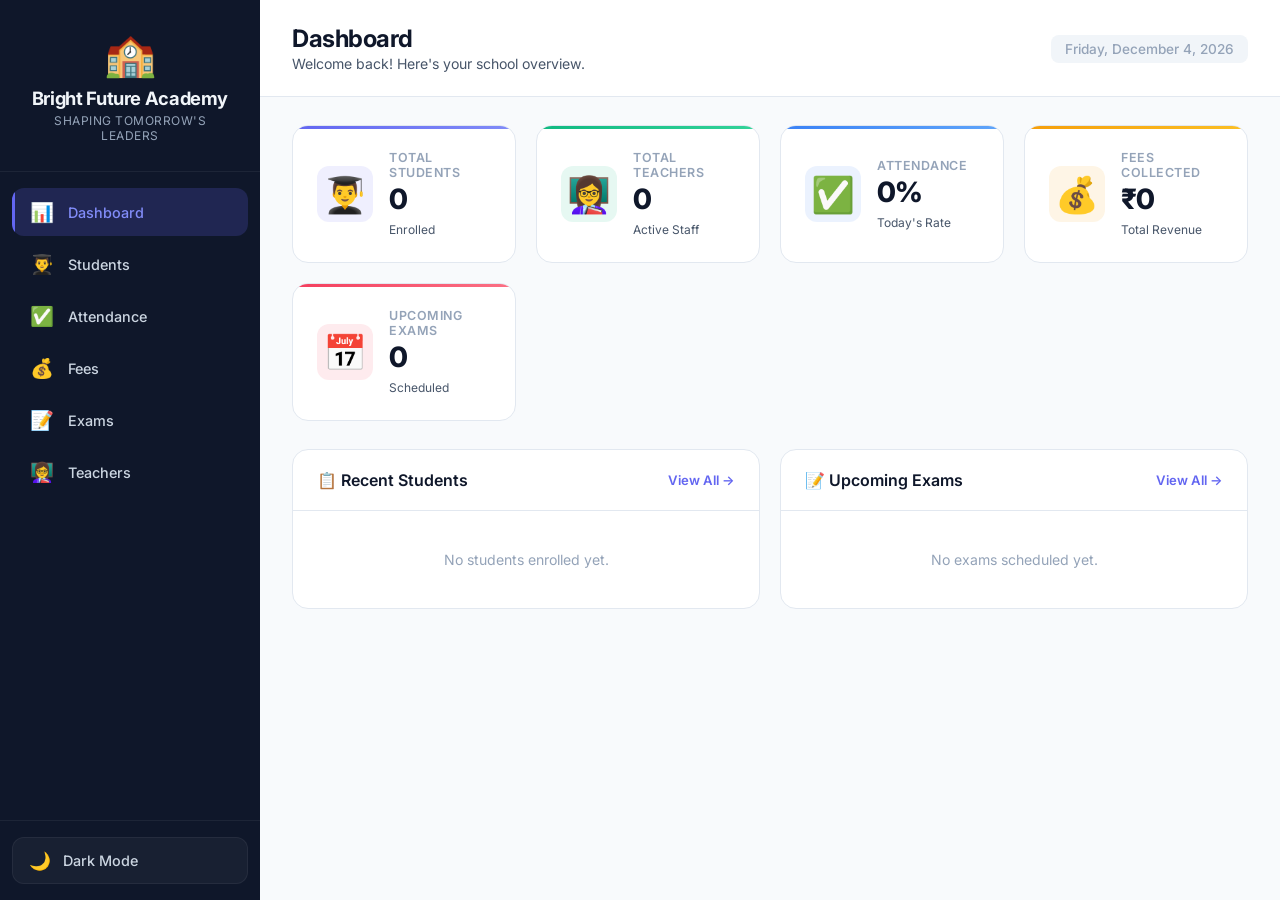
<file: index.html>
<!DOCTYPE html>
<html lang="en">
<head>
    <meta charset="UTF-8">
    <meta name="viewport" content="width=device-width, initial-scale=1.0">
    <meta name="description" content="School Management System - Dashboard for managing students, teachers, attendance, fees, and exams.">
    <title>School Management System - Dashboard</title>
    <!-- Google Font for modern typography -->
    <link href="https://fonts.googleapis.com/css2?family=Inter:wght@300;400;500;600;700;800&display=swap" rel="stylesheet">
    <link rel="stylesheet" href="style.css">
</head>
<body>
    <!-- ===== SIDEBAR NAVIGATION ===== -->
    <aside class="sidebar" id="sidebar">
        <!-- School branding -->
        <div class="sidebar-header">
            <div class="school-logo">🏫</div>
            <h1 class="school-name">Bright Future Academy</h1>
            <p class="school-tagline">Shaping Tomorrow's Leaders</p>
        </div>

        <!-- Navigation links to all modules -->
        <nav class="nav-menu">
            <a href="index.html" class="nav-link active" id="nav-dashboard">
                <span class="nav-icon">📊</span>
                <span class="nav-text">Dashboard</span>
            </a>
            <a href="students.html" class="nav-link" id="nav-students">
                <span class="nav-icon">👨‍🎓</span>
                <span class="nav-text">Students</span>
            </a>
            <a href="attendance.html" class="nav-link" id="nav-attendance">
                <span class="nav-icon">✅</span>
                <span class="nav-text">Attendance</span>
            </a>
            <a href="fees.html" class="nav-link" id="nav-fees">
                <span class="nav-icon">💰</span>
                <span class="nav-text">Fees</span>
            </a>
            <a href="exams.html" class="nav-link" id="nav-exams">
                <span class="nav-icon">📝</span>
                <span class="nav-text">Exams</span>
            </a>
            <a href="teachers.html" class="nav-link" id="nav-teachers">
                <span class="nav-icon">👩‍🏫</span>
                <span class="nav-text">Teachers</span>
            </a>
        </nav>

        <!-- Dark mode toggle at the bottom of sidebar -->
        <div class="sidebar-footer">
            <button class="dark-mode-toggle" id="darkModeToggle" title="Toggle Dark Mode">
                <span class="toggle-icon">🌙</span>
                <span class="toggle-text">Dark Mode</span>
            </button>
        </div>
    </aside>

    <!-- ===== MAIN CONTENT AREA ===== -->
    <main class="main-content">
        <!-- Top header bar with welcome message -->
        <header class="top-header">
            <button class="menu-toggle" id="menuToggle" title="Toggle Menu">☰</button>
            <div class="header-left">
                <h2 class="page-title">Dashboard</h2>
                <p class="welcome-message">Welcome back! Here's your school overview.</p>
            </div>
            <div class="header-right">
                <span class="current-date" id="currentDate"></span>
            </div>
        </header>

        <!-- ===== DASHBOARD CARDS ===== -->
        <section class="dashboard-cards" id="dashboardCards">
            <!-- Total Students Card -->
            <div class="card card-students" id="card-students">
                <div class="card-icon">👨‍🎓</div>
                <div class="card-info">
                    <h3 class="card-title">Total Students</h3>
                    <p class="card-value" id="totalStudents">0</p>
                    <span class="card-subtitle">Enrolled</span>
                </div>
            </div>

            <!-- Total Teachers Card -->
            <div class="card card-teachers" id="card-teachers">
                <div class="card-icon">👩‍🏫</div>
                <div class="card-info">
                    <h3 class="card-title">Total Teachers</h3>
                    <p class="card-value" id="totalTeachers">0</p>
                    <span class="card-subtitle">Active Staff</span>
                </div>
            </div>

            <!-- Attendance Card -->
            <div class="card card-attendance" id="card-attendance">
                <div class="card-icon">✅</div>
                <div class="card-info">
                    <h3 class="card-title">Attendance</h3>
                    <p class="card-value" id="attendancePercent">0%</p>
                    <span class="card-subtitle">Today's Rate</span>
                </div>
            </div>

            <!-- Fees Collected Card -->
            <div class="card card-fees" id="card-fees">
                <div class="card-icon">💰</div>
                <div class="card-info">
                    <h3 class="card-title">Fees Collected</h3>
                    <p class="card-value" id="feesCollected">₹0</p>
                    <span class="card-subtitle">Total Revenue</span>
                </div>
            </div>

            <!-- Upcoming Exams Card -->
            <div class="card card-exams" id="card-exams">
                <div class="card-icon">📅</div>
                <div class="card-info">
                    <h3 class="card-title">Upcoming Exams</h3>
                    <p class="card-value" id="upcomingExams">0</p>
                    <span class="card-subtitle">Scheduled</span>
                </div>
            </div>
        </section>

        <!-- ===== QUICK OVERVIEW SECTION ===== -->
        <section class="overview-section">
            <!-- Recent Students Table -->
            <div class="overview-card" id="recentStudentsCard">
                <div class="overview-header">
                    <h3>📋 Recent Students</h3>
                    <a href="students.html" class="view-all-link">View All →</a>
                </div>
                <div class="overview-body">
                    <table class="overview-table" id="recentStudentsTable">
                        <thead>
                            <tr>
                                <th>ID</th>
                                <th>Name</th>
                                <th>Class</th>
                                <th>Age</th>
                            </tr>
                        </thead>
                        <tbody id="recentStudentsBody">
                            <!-- Filled dynamically by JavaScript -->
                        </tbody>
                    </table>
                    <p class="empty-message" id="noStudentsMsg">No students enrolled yet.</p>
                </div>
            </div>

            <!-- Upcoming Exams Table -->
            <div class="overview-card" id="upcomingExamsCard">
                <div class="overview-header">
                    <h3>📝 Upcoming Exams</h3>
                    <a href="exams.html" class="view-all-link">View All →</a>
                </div>
                <div class="overview-body">
                    <table class="overview-table" id="upcomingExamsTable">
                        <thead>
                            <tr>
                                <th>Exam</th>
                                <th>Subject</th>
                                <th>Date</th>
                            </tr>
                        </thead>
                        <tbody id="upcomingExamsBody">
                            <!-- Filled dynamically by JavaScript -->
                        </tbody>
                    </table>
                    <p class="empty-message" id="noExamsMsg">No exams scheduled yet.</p>
                </div>
            </div>
        </section>
    </main>

    <!-- Link to JavaScript file -->
    <script src="script.js"></script>
</body>
</html>
</file>
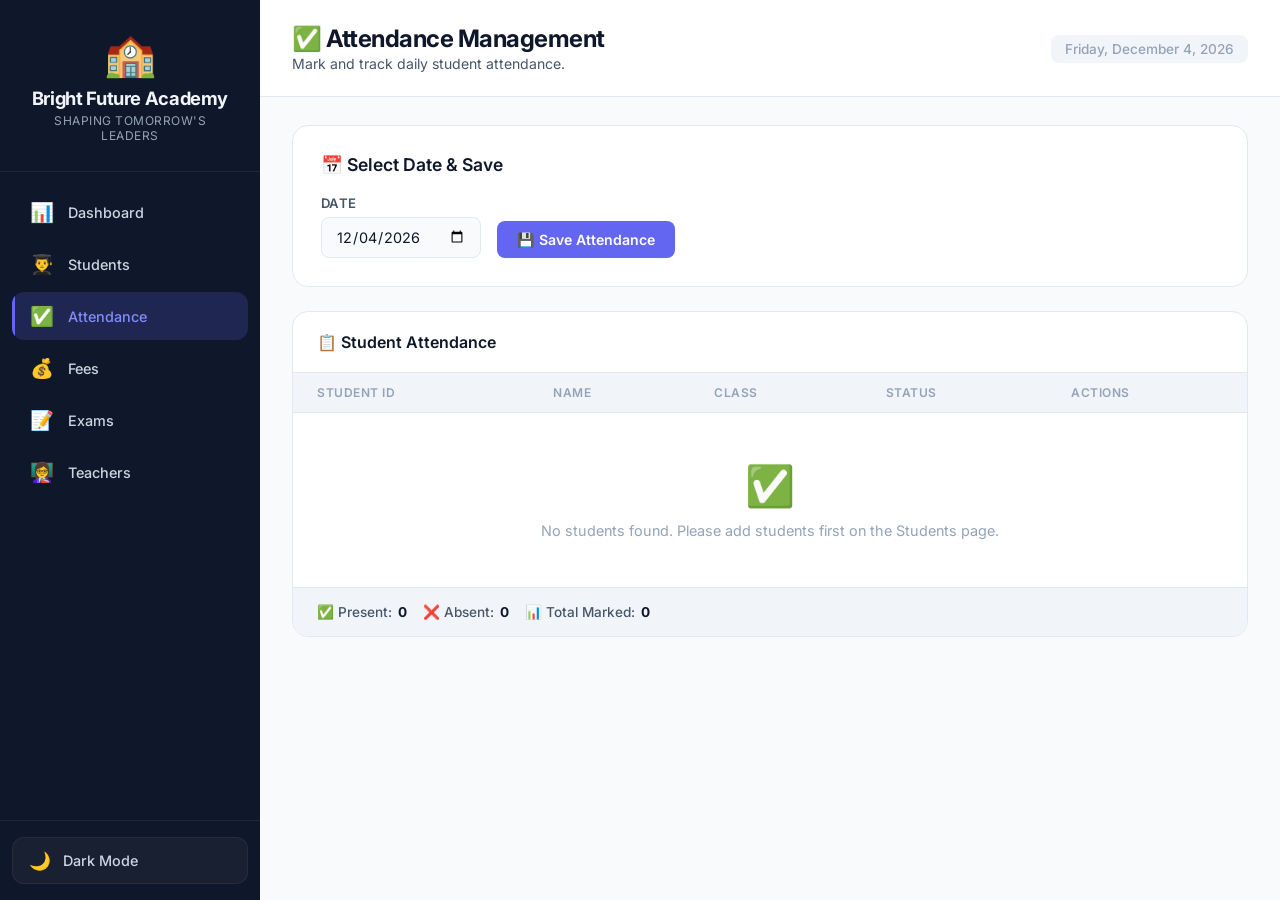
<file: attendance.html>
<!DOCTYPE html>
<html lang="en">
<head>
    <meta charset="UTF-8">
    <meta name="viewport" content="width=device-width, initial-scale=1.0">
    <meta name="description" content="Attendance Management - Mark and track student attendance records.">
    <title>Attendance - School Management System</title>
    <link href="https://fonts.googleapis.com/css2?family=Inter:wght@300;400;500;600;700;800&display=swap" rel="stylesheet">
    <link rel="stylesheet" href="style.css">
</head>
<body>
    <!-- ===== SIDEBAR NAVIGATION ===== -->
    <aside class="sidebar" id="sidebar">
        <div class="sidebar-header">
            <div class="school-logo">🏫</div>
            <h1 class="school-name">Bright Future Academy</h1>
            <p class="school-tagline">Shaping Tomorrow's Leaders</p>
        </div>
        <nav class="nav-menu">
            <a href="index.html" class="nav-link" id="nav-dashboard">
                <span class="nav-icon">📊</span>
                <span class="nav-text">Dashboard</span>
            </a>
            <a href="students.html" class="nav-link" id="nav-students">
                <span class="nav-icon">👨‍🎓</span>
                <span class="nav-text">Students</span>
            </a>
            <a href="attendance.html" class="nav-link active" id="nav-attendance">
                <span class="nav-icon">✅</span>
                <span class="nav-text">Attendance</span>
            </a>
            <a href="fees.html" class="nav-link" id="nav-fees">
                <span class="nav-icon">💰</span>
                <span class="nav-text">Fees</span>
            </a>
            <a href="exams.html" class="nav-link" id="nav-exams">
                <span class="nav-icon">📝</span>
                <span class="nav-text">Exams</span>
            </a>
            <a href="teachers.html" class="nav-link" id="nav-teachers">
                <span class="nav-icon">👩‍🏫</span>
                <span class="nav-text">Teachers</span>
            </a>
        </nav>
        <div class="sidebar-footer">
            <button class="dark-mode-toggle" id="darkModeToggle" title="Toggle Dark Mode">
                <span class="toggle-icon">🌙</span>
                <span class="toggle-text">Dark Mode</span>
            </button>
        </div>
    </aside>

    <!-- ===== MAIN CONTENT ===== -->
    <main class="main-content">
        <header class="top-header">
            <button class="menu-toggle" id="menuToggle" title="Toggle Menu">☰</button>
            <div class="header-left">
                <h2 class="page-title">✅ Attendance Management</h2>
                <p class="welcome-message">Mark and track daily student attendance.</p>
            </div>
            <div class="header-right">
                <span class="current-date" id="currentDate"></span>
            </div>
        </header>

        <div class="page-content">
            <!-- ===== DATE SELECTOR & SAVE BUTTON ===== -->
            <div class="form-card">
                <h3>📅 Select Date & Save</h3>
                <div style="display:flex;gap:16px;align-items:flex-end;flex-wrap:wrap;">
                    <div class="form-group">
                        <label for="attendanceDate">Date</label>
                        <input type="date" id="attendanceDate">
                    </div>
                    <button class="btn btn-primary" id="saveAttendance">💾 Save Attendance</button>
                </div>
            </div>

            <!-- ===== ATTENDANCE TABLE ===== -->
            <div class="table-card">
                <div class="table-header">
                    <h3>📋 Student Attendance</h3>
                </div>
                <table class="data-table">
                    <thead>
                        <tr>
                            <th>Student ID</th>
                            <th>Name</th>
                            <th>Class</th>
                            <th>Status</th>
                            <th>Actions</th>
                        </tr>
                    </thead>
                    <tbody id="attendanceTableBody">
                        <!-- Populated by JavaScript -->
                    </tbody>
                </table>
                <!-- Empty state -->
                <div class="table-empty" id="attendanceEmpty" style="display:none;">
                    <span class="empty-icon">✅</span>
                    No students found. Please add students first on the Students page.
                </div>
                <!-- Attendance Stats Bar -->
                <div class="stats-bar">
                    <div class="stat-item">
                        ✅ Present: <strong id="presentCount">0</strong>
                    </div>
                    <div class="stat-item">
                        ❌ Absent: <strong id="absentCount">0</strong>
                    </div>
                    <div class="stat-item">
                        📊 Total Marked: <strong id="totalMarked">0</strong>
                    </div>
                </div>
            </div>
        </div>
    </main>

    <script src="script.js"></script>
</body>
</html>
</file>
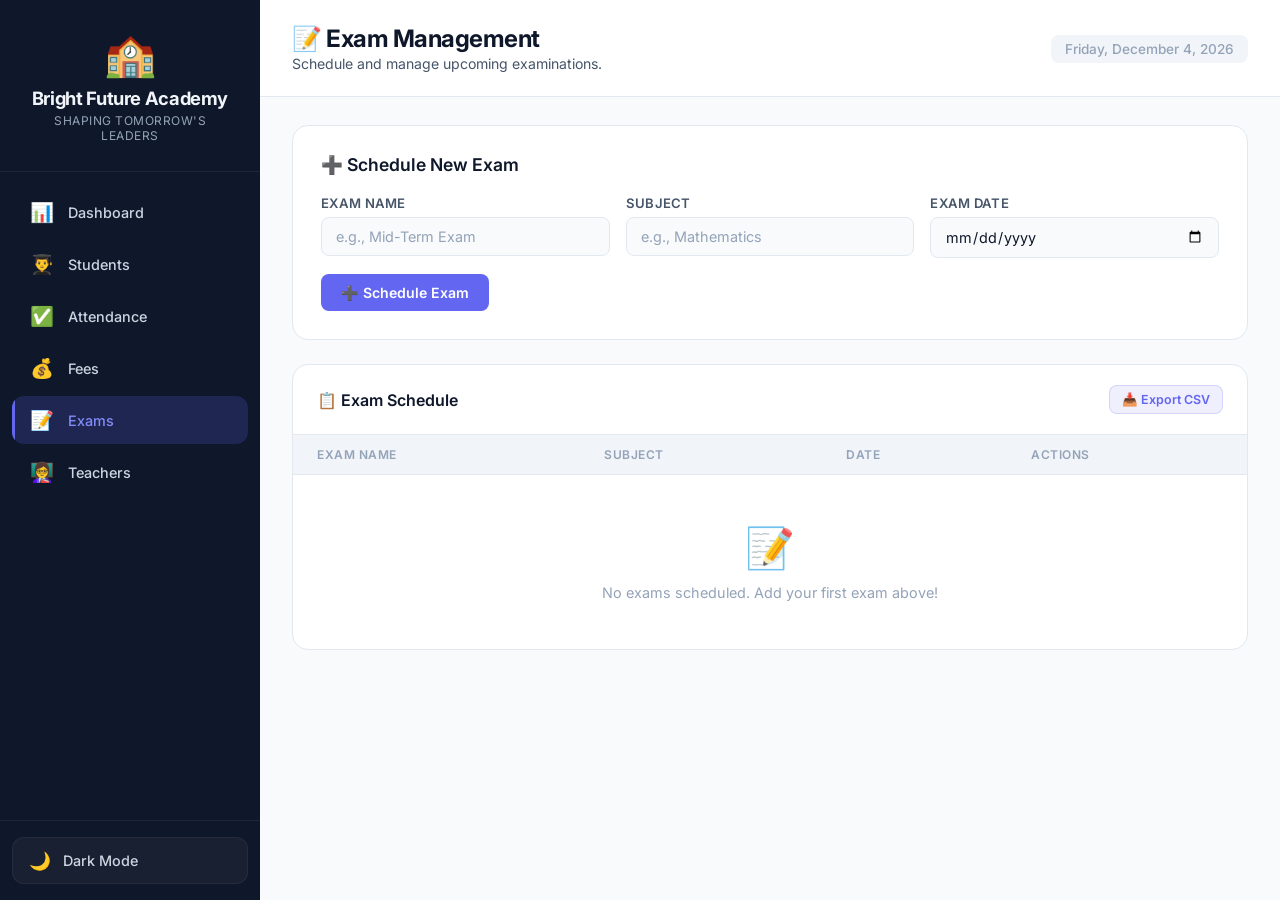
<file: exams.html>
<!DOCTYPE html>
<html lang="en">
<head>
    <meta charset="UTF-8">
    <meta name="viewport" content="width=device-width, initial-scale=1.0">
    <meta name="description" content="Exam Management - Schedule and manage upcoming examinations.">
    <title>Exams - School Management System</title>
    <link href="https://fonts.googleapis.com/css2?family=Inter:wght@300;400;500;600;700;800&display=swap" rel="stylesheet">
    <link rel="stylesheet" href="style.css">
</head>
<body>
    <!-- ===== SIDEBAR NAVIGATION ===== -->
    <aside class="sidebar" id="sidebar">
        <div class="sidebar-header">
            <div class="school-logo">🏫</div>
            <h1 class="school-name">Bright Future Academy</h1>
            <p class="school-tagline">Shaping Tomorrow's Leaders</p>
        </div>
        <nav class="nav-menu">
            <a href="index.html" class="nav-link" id="nav-dashboard">
                <span class="nav-icon">📊</span>
                <span class="nav-text">Dashboard</span>
            </a>
            <a href="students.html" class="nav-link" id="nav-students">
                <span class="nav-icon">👨‍🎓</span>
                <span class="nav-text">Students</span>
            </a>
            <a href="attendance.html" class="nav-link" id="nav-attendance">
                <span class="nav-icon">✅</span>
                <span class="nav-text">Attendance</span>
            </a>
            <a href="fees.html" class="nav-link" id="nav-fees">
                <span class="nav-icon">💰</span>
                <span class="nav-text">Fees</span>
            </a>
            <a href="exams.html" class="nav-link active" id="nav-exams">
                <span class="nav-icon">📝</span>
                <span class="nav-text">Exams</span>
            </a>
            <a href="teachers.html" class="nav-link" id="nav-teachers">
                <span class="nav-icon">👩‍🏫</span>
                <span class="nav-text">Teachers</span>
            </a>
        </nav>
        <div class="sidebar-footer">
            <button class="dark-mode-toggle" id="darkModeToggle" title="Toggle Dark Mode">
                <span class="toggle-icon">🌙</span>
                <span class="toggle-text">Dark Mode</span>
            </button>
        </div>
    </aside>

    <!-- ===== MAIN CONTENT ===== -->
    <main class="main-content">
        <header class="top-header">
            <button class="menu-toggle" id="menuToggle" title="Toggle Menu">☰</button>
            <div class="header-left">
                <h2 class="page-title">📝 Exam Management</h2>
                <p class="welcome-message">Schedule and manage upcoming examinations.</p>
            </div>
            <div class="header-right">
                <span class="current-date" id="currentDate"></span>
            </div>
        </header>

        <div class="page-content">
            <!-- ===== ADD EXAM FORM ===== -->
            <div class="form-card">
                <h3>➕ Schedule New Exam</h3>
                <form id="examForm">
                    <div class="form-grid">
                        <!-- Exam Name -->
                        <div class="form-group">
                            <label for="examName">Exam Name</label>
                            <input type="text" id="examName" placeholder="e.g., Mid-Term Exam">
                            <span class="error-text">Exam name is required</span>
                        </div>
                        <!-- Subject -->
                        <div class="form-group">
                            <label for="examSubject">Subject</label>
                            <input type="text" id="examSubject" placeholder="e.g., Mathematics">
                            <span class="error-text">Subject is required</span>
                        </div>
                        <!-- Exam Date -->
                        <div class="form-group">
                            <label for="examDate">Exam Date</label>
                            <input type="date" id="examDate">
                            <span class="error-text">Date is required</span>
                        </div>
                    </div>
                    <div class="mt-16">
                        <button type="submit" class="btn btn-primary">➕ Schedule Exam</button>
                    </div>
                </form>
            </div>

            <!-- ===== EXAMS TABLE ===== -->
            <div class="table-card">
                <div class="table-header">
                    <h3>📋 Exam Schedule</h3>
                    <button class="btn btn-export btn-sm" id="exportExams">📥 Export CSV</button>
                </div>
                <table class="data-table">
                    <thead>
                        <tr>
                            <th>Exam Name</th>
                            <th>Subject</th>
                            <th>Date</th>
                            <th>Actions</th>
                        </tr>
                    </thead>
                    <tbody id="examsTableBody">
                        <!-- Populated by JavaScript -->
                    </tbody>
                </table>
                <!-- Empty state -->
                <div class="table-empty" id="examsEmpty" style="display:none;">
                    <span class="empty-icon">📝</span>
                    No exams scheduled. Add your first exam above!
                </div>
            </div>
        </div>
    </main>

    <script src="script.js"></script>
</body>
</html>
</file>
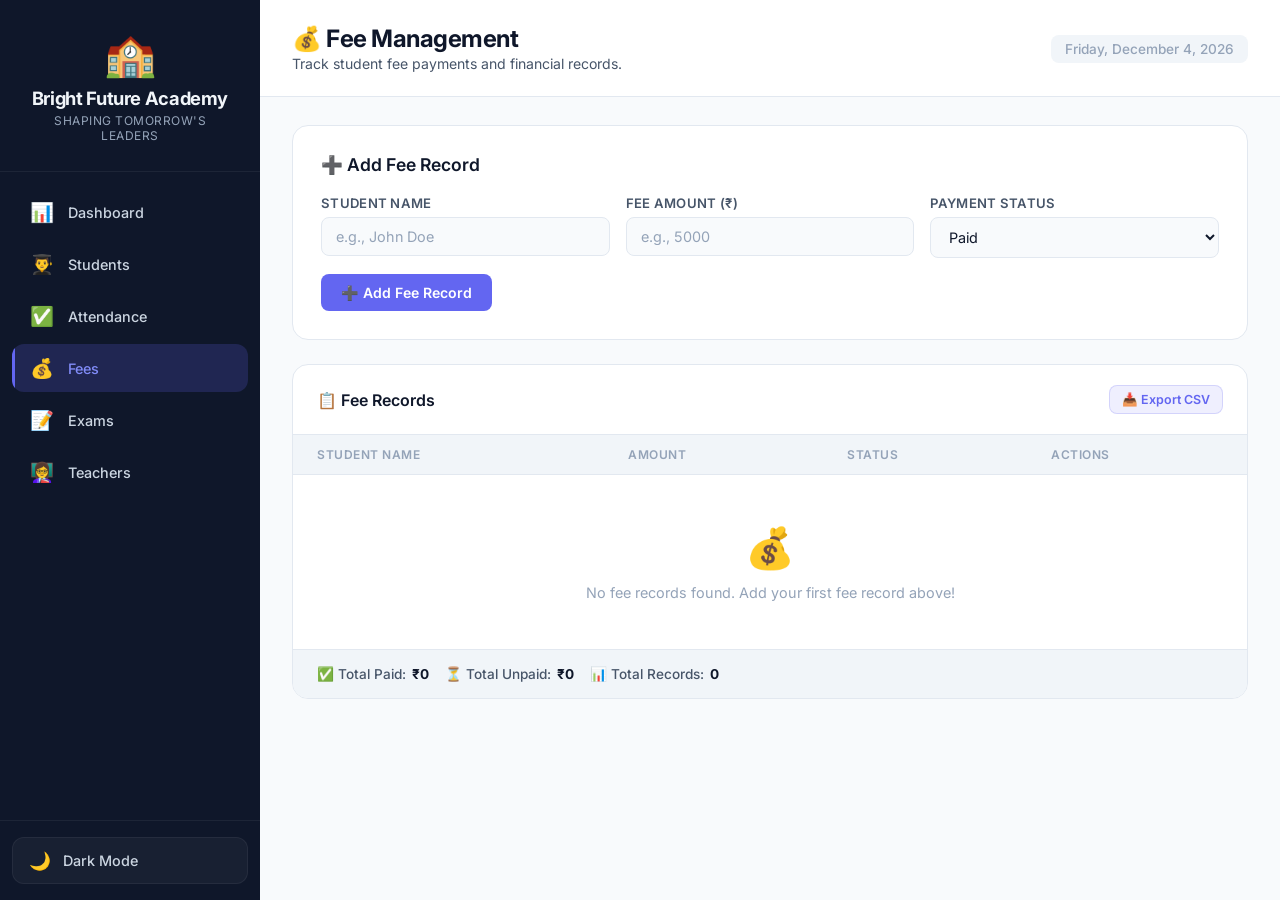
<file: fees.html>
<!DOCTYPE html>
<html lang="en">
<head>
    <meta charset="UTF-8">
    <meta name="viewport" content="width=device-width, initial-scale=1.0">
    <meta name="description" content="Fee Management - Track student fee payments and manage financial records.">
    <title>Fees - School Management System</title>
    <link href="https://fonts.googleapis.com/css2?family=Inter:wght@300;400;500;600;700;800&display=swap" rel="stylesheet">
    <link rel="stylesheet" href="style.css">
</head>
<body>
    <!-- ===== SIDEBAR NAVIGATION ===== -->
    <aside class="sidebar" id="sidebar">
        <div class="sidebar-header">
            <div class="school-logo">🏫</div>
            <h1 class="school-name">Bright Future Academy</h1>
            <p class="school-tagline">Shaping Tomorrow's Leaders</p>
        </div>
        <nav class="nav-menu">
            <a href="index.html" class="nav-link" id="nav-dashboard">
                <span class="nav-icon">📊</span>
                <span class="nav-text">Dashboard</span>
            </a>
            <a href="students.html" class="nav-link" id="nav-students">
                <span class="nav-icon">👨‍🎓</span>
                <span class="nav-text">Students</span>
            </a>
            <a href="attendance.html" class="nav-link" id="nav-attendance">
                <span class="nav-icon">✅</span>
                <span class="nav-text">Attendance</span>
            </a>
            <a href="fees.html" class="nav-link active" id="nav-fees">
                <span class="nav-icon">💰</span>
                <span class="nav-text">Fees</span>
            </a>
            <a href="exams.html" class="nav-link" id="nav-exams">
                <span class="nav-icon">📝</span>
                <span class="nav-text">Exams</span>
            </a>
            <a href="teachers.html" class="nav-link" id="nav-teachers">
                <span class="nav-icon">👩‍🏫</span>
                <span class="nav-text">Teachers</span>
            </a>
        </nav>
        <div class="sidebar-footer">
            <button class="dark-mode-toggle" id="darkModeToggle" title="Toggle Dark Mode">
                <span class="toggle-icon">🌙</span>
                <span class="toggle-text">Dark Mode</span>
            </button>
        </div>
    </aside>

    <!-- ===== MAIN CONTENT ===== -->
    <main class="main-content">
        <header class="top-header">
            <button class="menu-toggle" id="menuToggle" title="Toggle Menu">☰</button>
            <div class="header-left">
                <h2 class="page-title">💰 Fee Management</h2>
                <p class="welcome-message">Track student fee payments and financial records.</p>
            </div>
            <div class="header-right">
                <span class="current-date" id="currentDate"></span>
            </div>
        </header>

        <div class="page-content">
            <!-- ===== ADD FEE RECORD FORM ===== -->
            <div class="form-card">
                <h3>➕ Add Fee Record</h3>
                <form id="feeForm">
                    <div class="form-grid">
                        <!-- Student Name -->
                        <div class="form-group">
                            <label for="feeName">Student Name</label>
                            <input type="text" id="feeName" placeholder="e.g., John Doe">
                            <span class="error-text">Student name is required</span>
                        </div>
                        <!-- Fee Amount -->
                        <div class="form-group">
                            <label for="feeAmount">Fee Amount (₹)</label>
                            <input type="number" id="feeAmount" placeholder="e.g., 5000" min="1">
                            <span class="error-text">Valid amount is required</span>
                        </div>
                        <!-- Payment Status -->
                        <div class="form-group">
                            <label for="feeStatus">Payment Status</label>
                            <select id="feeStatus">
                                <option value="Paid">Paid</option>
                                <option value="Unpaid">Unpaid</option>
                            </select>
                        </div>
                    </div>
                    <div class="mt-16">
                        <button type="submit" class="btn btn-primary">➕ Add Fee Record</button>
                    </div>
                </form>
            </div>

            <!-- ===== FEES TABLE ===== -->
            <div class="table-card">
                <div class="table-header">
                    <h3>📋 Fee Records</h3>
                    <button class="btn btn-export btn-sm" id="exportFees">📥 Export CSV</button>
                </div>
                <table class="data-table">
                    <thead>
                        <tr>
                            <th>Student Name</th>
                            <th>Amount</th>
                            <th>Status</th>
                            <th>Actions</th>
                        </tr>
                    </thead>
                    <tbody id="feesTableBody">
                        <!-- Populated by JavaScript -->
                    </tbody>
                </table>
                <!-- Empty state -->
                <div class="table-empty" id="feesEmpty" style="display:none;">
                    <span class="empty-icon">💰</span>
                    No fee records found. Add your first fee record above!
                </div>
                <!-- Fees Stats Bar -->
                <div class="stats-bar">
                    <div class="stat-item">
                        ✅ Total Paid: <strong id="totalPaid">₹0</strong>
                    </div>
                    <div class="stat-item">
                        ⏳ Total Unpaid: <strong id="totalUnpaid">₹0</strong>
                    </div>
                    <div class="stat-item">
                        📊 Total Records: <strong id="totalFeeRecords">0</strong>
                    </div>
                </div>
            </div>
        </div>
    </main>

    <script src="script.js"></script>
</body>
</html>
</file>
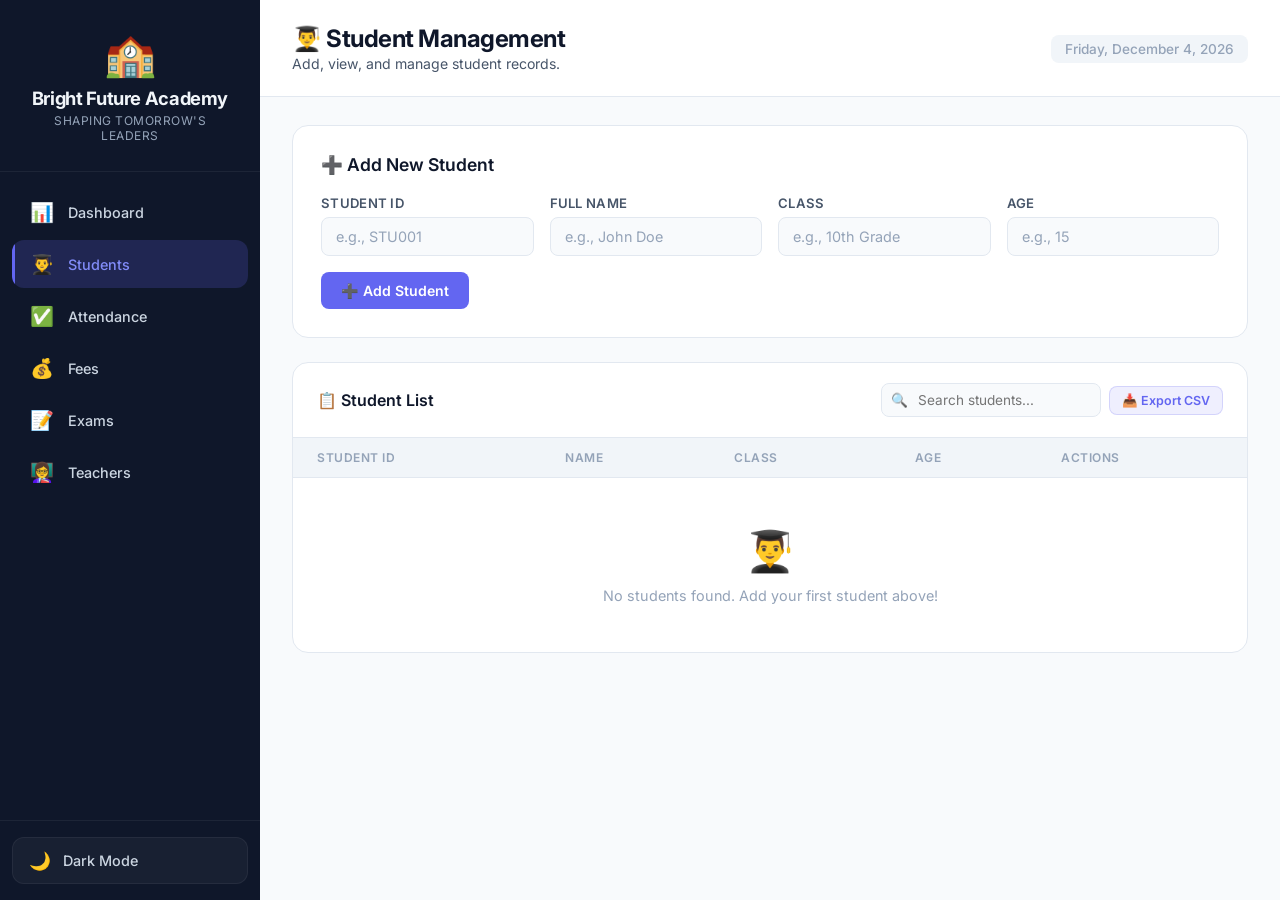
<file: students.html>
<!DOCTYPE html>
<html lang="en">
<head>
    <meta charset="UTF-8">
    <meta name="viewport" content="width=device-width, initial-scale=1.0">
    <meta name="description" content="Student Management - Add, view, search, and manage student records.">
    <title>Students - School Management System</title>
    <link href="https://fonts.googleapis.com/css2?family=Inter:wght@300;400;500;600;700;800&display=swap" rel="stylesheet">
    <link rel="stylesheet" href="style.css">
</head>
<body>
    <!-- ===== SIDEBAR NAVIGATION ===== -->
    <aside class="sidebar" id="sidebar">
        <div class="sidebar-header">
            <div class="school-logo">🏫</div>
            <h1 class="school-name">Bright Future Academy</h1>
            <p class="school-tagline">Shaping Tomorrow's Leaders</p>
        </div>
        <nav class="nav-menu">
            <a href="index.html" class="nav-link" id="nav-dashboard">
                <span class="nav-icon">📊</span>
                <span class="nav-text">Dashboard</span>
            </a>
            <a href="students.html" class="nav-link active" id="nav-students">
                <span class="nav-icon">👨‍🎓</span>
                <span class="nav-text">Students</span>
            </a>
            <a href="attendance.html" class="nav-link" id="nav-attendance">
                <span class="nav-icon">✅</span>
                <span class="nav-text">Attendance</span>
            </a>
            <a href="fees.html" class="nav-link" id="nav-fees">
                <span class="nav-icon">💰</span>
                <span class="nav-text">Fees</span>
            </a>
            <a href="exams.html" class="nav-link" id="nav-exams">
                <span class="nav-icon">📝</span>
                <span class="nav-text">Exams</span>
            </a>
            <a href="teachers.html" class="nav-link" id="nav-teachers">
                <span class="nav-icon">👩‍🏫</span>
                <span class="nav-text">Teachers</span>
            </a>
        </nav>
        <div class="sidebar-footer">
            <button class="dark-mode-toggle" id="darkModeToggle" title="Toggle Dark Mode">
                <span class="toggle-icon">🌙</span>
                <span class="toggle-text">Dark Mode</span>
            </button>
        </div>
    </aside>

    <!-- ===== MAIN CONTENT ===== -->
    <main class="main-content">
        <header class="top-header">
            <button class="menu-toggle" id="menuToggle" title="Toggle Menu">☰</button>
            <div class="header-left">
                <h2 class="page-title">👨‍🎓 Student Management</h2>
                <p class="welcome-message">Add, view, and manage student records.</p>
            </div>
            <div class="header-right">
                <span class="current-date" id="currentDate"></span>
            </div>
        </header>

        <div class="page-content">
            <!-- ===== ADD STUDENT FORM ===== -->
            <div class="form-card">
                <h3>➕ Add New Student</h3>
                <form id="studentForm">
                    <div class="form-grid">
                        <!-- Student ID Field -->
                        <div class="form-group">
                            <label for="studentId">Student ID</label>
                            <input type="text" id="studentId" placeholder="e.g., STU001">
                            <span class="error-text">Student ID is required</span>
                        </div>
                        <!-- Student Name Field -->
                        <div class="form-group">
                            <label for="studentName">Full Name</label>
                            <input type="text" id="studentName" placeholder="e.g., John Doe">
                            <span class="error-text">Name is required</span>
                        </div>
                        <!-- Class Field -->
                        <div class="form-group">
                            <label for="studentClass">Class</label>
                            <input type="text" id="studentClass" placeholder="e.g., 10th Grade">
                            <span class="error-text">Class is required</span>
                        </div>
                        <!-- Age Field -->
                        <div class="form-group">
                            <label for="studentAge">Age</label>
                            <input type="number" id="studentAge" placeholder="e.g., 15" min="3" max="25">
                            <span class="error-text">Age is required</span>
                        </div>
                    </div>
                    <div class="mt-16">
                        <button type="submit" class="btn btn-primary">➕ Add Student</button>
                    </div>
                </form>
            </div>

            <!-- ===== STUDENTS TABLE ===== -->
            <div class="table-card">
                <div class="table-header">
                    <h3>📋 Student List</h3>
                    <div style="display:flex;gap:8px;align-items:center;flex-wrap:wrap;">
                        <!-- Search box to find students by name -->
                        <div class="search-box">
                            <input type="text" id="studentSearch" placeholder="Search students...">
                        </div>
                        <button class="btn btn-export btn-sm" id="exportStudents">📥 Export CSV</button>
                    </div>
                </div>
                <table class="data-table">
                    <thead>
                        <tr>
                            <th>Student ID</th>
                            <th>Name</th>
                            <th>Class</th>
                            <th>Age</th>
                            <th>Actions</th>
                        </tr>
                    </thead>
                    <tbody id="studentsTableBody">
                        <!-- Populated by JavaScript -->
                    </tbody>
                </table>
                <!-- Empty state shown when no students exist -->
                <div class="table-empty" id="studentsEmpty" style="display:none;">
                    <span class="empty-icon">👨‍🎓</span>
                    No students found. Add your first student above!
                </div>
            </div>
        </div>
    </main>

    <script src="script.js"></script>
</body>
</html>
</file>
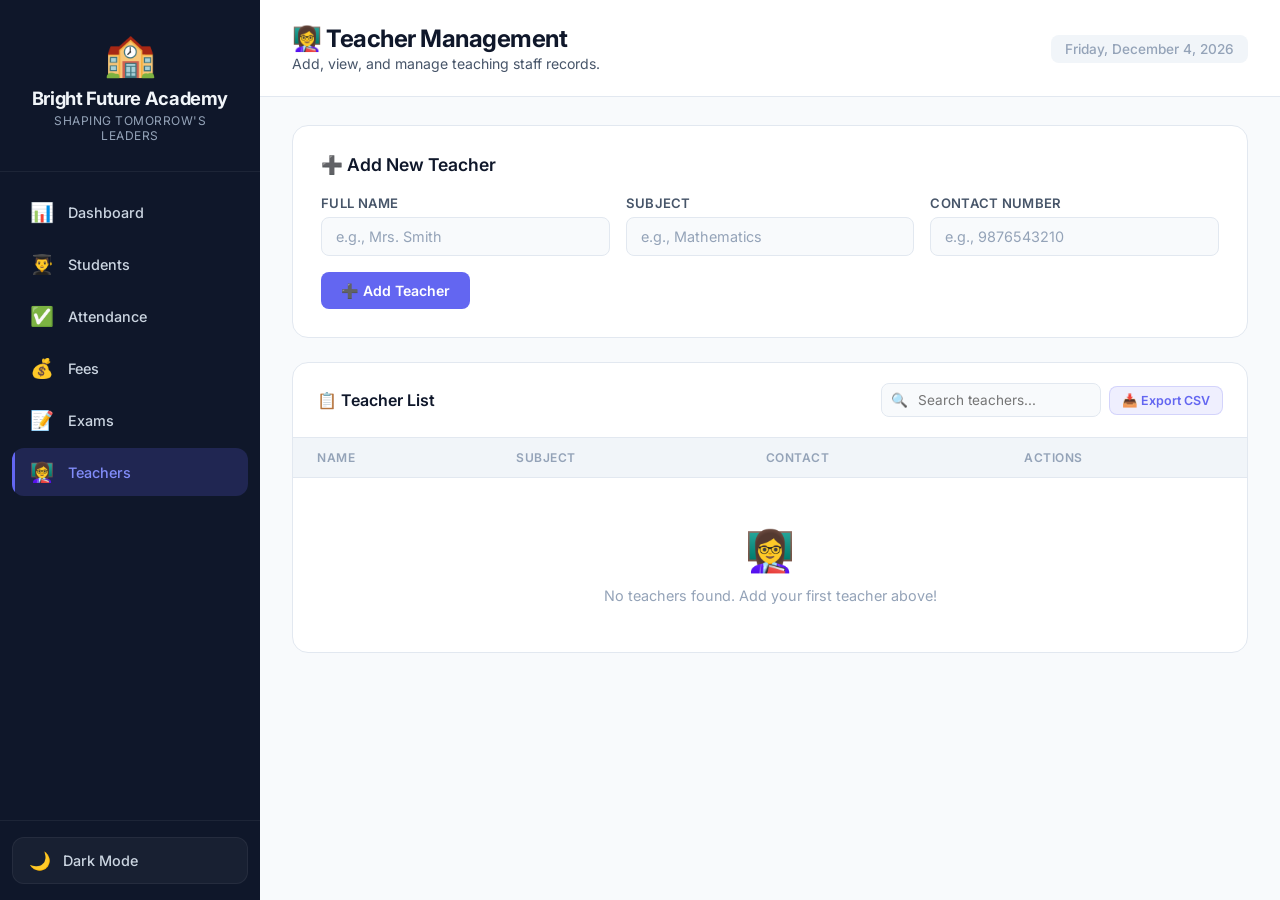
<file: teachers.html>
<!DOCTYPE html>
<html lang="en">
<head>
    <meta charset="UTF-8">
    <meta name="viewport" content="width=device-width, initial-scale=1.0">
    <meta name="description" content="Teacher Management - Add, view, search, and manage teacher records.">
    <title>Teachers - School Management System</title>
    <link href="https://fonts.googleapis.com/css2?family=Inter:wght@300;400;500;600;700;800&display=swap" rel="stylesheet">
    <link rel="stylesheet" href="style.css">
</head>
<body>
    <!-- ===== SIDEBAR NAVIGATION ===== -->
    <aside class="sidebar" id="sidebar">
        <div class="sidebar-header">
            <div class="school-logo">🏫</div>
            <h1 class="school-name">Bright Future Academy</h1>
            <p class="school-tagline">Shaping Tomorrow's Leaders</p>
        </div>
        <nav class="nav-menu">
            <a href="index.html" class="nav-link" id="nav-dashboard">
                <span class="nav-icon">📊</span>
                <span class="nav-text">Dashboard</span>
            </a>
            <a href="students.html" class="nav-link" id="nav-students">
                <span class="nav-icon">👨‍🎓</span>
                <span class="nav-text">Students</span>
            </a>
            <a href="attendance.html" class="nav-link" id="nav-attendance">
                <span class="nav-icon">✅</span>
                <span class="nav-text">Attendance</span>
            </a>
            <a href="fees.html" class="nav-link" id="nav-fees">
                <span class="nav-icon">💰</span>
                <span class="nav-text">Fees</span>
            </a>
            <a href="exams.html" class="nav-link" id="nav-exams">
                <span class="nav-icon">📝</span>
                <span class="nav-text">Exams</span>
            </a>
            <a href="teachers.html" class="nav-link active" id="nav-teachers">
                <span class="nav-icon">👩‍🏫</span>
                <span class="nav-text">Teachers</span>
            </a>
        </nav>
        <div class="sidebar-footer">
            <button class="dark-mode-toggle" id="darkModeToggle" title="Toggle Dark Mode">
                <span class="toggle-icon">🌙</span>
                <span class="toggle-text">Dark Mode</span>
            </button>
        </div>
    </aside>

    <!-- ===== MAIN CONTENT ===== -->
    <main class="main-content">
        <header class="top-header">
            <button class="menu-toggle" id="menuToggle" title="Toggle Menu">☰</button>
            <div class="header-left">
                <h2 class="page-title">👩‍🏫 Teacher Management</h2>
                <p class="welcome-message">Add, view, and manage teaching staff records.</p>
            </div>
            <div class="header-right">
                <span class="current-date" id="currentDate"></span>
            </div>
        </header>

        <div class="page-content">
            <!-- ===== ADD TEACHER FORM ===== -->
            <div class="form-card">
                <h3>➕ Add New Teacher</h3>
                <form id="teacherForm">
                    <div class="form-grid">
                        <!-- Teacher Name -->
                        <div class="form-group">
                            <label for="teacherName">Full Name</label>
                            <input type="text" id="teacherName" placeholder="e.g., Mrs. Smith">
                            <span class="error-text">Name is required</span>
                        </div>
                        <!-- Subject -->
                        <div class="form-group">
                            <label for="teacherSubject">Subject</label>
                            <input type="text" id="teacherSubject" placeholder="e.g., Mathematics">
                            <span class="error-text">Subject is required</span>
                        </div>
                        <!-- Contact Number -->
                        <div class="form-group">
                            <label for="teacherContact">Contact Number</label>
                            <input type="tel" id="teacherContact" placeholder="e.g., 9876543210">
                            <span class="error-text">Contact is required</span>
                        </div>
                    </div>
                    <div class="mt-16">
                        <button type="submit" class="btn btn-primary">➕ Add Teacher</button>
                    </div>
                </form>
            </div>

            <!-- ===== TEACHERS TABLE ===== -->
            <div class="table-card">
                <div class="table-header">
                    <h3>📋 Teacher List</h3>
                    <div style="display:flex;gap:8px;align-items:center;flex-wrap:wrap;">
                        <!-- Search box to find teachers -->
                        <div class="search-box">
                            <input type="text" id="teacherSearch" placeholder="Search teachers...">
                        </div>
                        <button class="btn btn-export btn-sm" id="exportTeachers">📥 Export CSV</button>
                    </div>
                </div>
                <table class="data-table">
                    <thead>
                        <tr>
                            <th>Name</th>
                            <th>Subject</th>
                            <th>Contact</th>
                            <th>Actions</th>
                        </tr>
                    </thead>
                    <tbody id="teachersTableBody">
                        <!-- Populated by JavaScript -->
                    </tbody>
                </table>
                <!-- Empty state -->
                <div class="table-empty" id="teachersEmpty" style="display:none;">
                    <span class="empty-icon">👩‍🏫</span>
                    No teachers found. Add your first teacher above!
                </div>
            </div>
        </div>
    </main>

    <script src="script.js"></script>
</body>
</html>
</file>
<file: style.css>
/* ============================================
   SCHOOL MANAGEMENT SYSTEM - STYLESHEET
   A modern, clean, and responsive design
   ============================================ */

/* ===== CSS CUSTOM PROPERTIES (VARIABLES) =====
   These variables make it easy to change colors
   and values throughout the entire stylesheet. */
:root {
    /* Primary color palette - Elegant indigo/violet theme */
    --primary: #6366f1;
    --primary-light: #818cf8;
    --primary-dark: #4f46e5;
    --primary-glow: rgba(99, 102, 241, 0.15);

    /* Accent colors for cards */
    --accent-blue: #3b82f6;
    --accent-emerald: #10b981;
    --accent-amber: #f59e0b;
    --accent-rose: #f43f5e;
    --accent-violet: #8b5cf6;

    /* Neutral palette */
    --bg-primary: #f8fafc;
    --bg-secondary: #ffffff;
    --bg-tertiary: #f1f5f9;
    --text-primary: #0f172a;
    --text-secondary: #475569;
    --text-muted: #94a3b8;
    --border-color: #e2e8f0;
    --shadow-color: rgba(15, 23, 42, 0.06);

    /* Sidebar */
    --sidebar-bg: #0f172a;
    --sidebar-text: #cbd5e1;
    --sidebar-hover: rgba(99, 102, 241, 0.12);
    --sidebar-active: rgba(99, 102, 241, 0.2);
    --sidebar-width: 260px;

    /* Spacing & sizing */
    --radius-sm: 8px;
    --radius-md: 12px;
    --radius-lg: 16px;
    --radius-xl: 20px;
    --transition: all 0.3s cubic-bezier(0.4, 0, 0.2, 1);
}

/* ===== DARK MODE VARIABLES =====
   Applied when body has 'dark-mode' class */
body.dark-mode {
    --bg-primary: #0f172a;
    --bg-secondary: #1e293b;
    --bg-tertiary: #334155;
    --text-primary: #f1f5f9;
    --text-secondary: #cbd5e1;
    --text-muted: #64748b;
    --border-color: #334155;
    --shadow-color: rgba(0, 0, 0, 0.25);
    --sidebar-bg: #020617;
}

/* ===== GLOBAL RESET & BASE STYLES ===== */
*,
*::before,
*::after {
    margin: 0;
    padding: 0;
    box-sizing: border-box;
}

html {
    scroll-behavior: smooth;
}

body {
    font-family: 'Inter', -apple-system, BlinkMacSystemFont, sans-serif;
    background-color: var(--bg-primary);
    color: var(--text-primary);
    display: flex;
    min-height: 100vh;
    transition: var(--transition);
    -webkit-font-smoothing: antialiased;
}

/* ===== SCROLLBAR STYLING ===== */
::-webkit-scrollbar {
    width: 6px;
}
::-webkit-scrollbar-track {
    background: transparent;
}
::-webkit-scrollbar-thumb {
    background: var(--text-muted);
    border-radius: 10px;
}

/* ================================================
   SIDEBAR NAVIGATION
   Fixed sidebar with school branding and nav links
   ================================================ */
.sidebar {
    width: var(--sidebar-width);
    background: var(--sidebar-bg);
    color: var(--sidebar-text);
    display: flex;
    flex-direction: column;
    position: fixed;
    top: 0;
    left: 0;
    height: 100vh;
    z-index: 100;
    transition: transform 0.35s cubic-bezier(0.4, 0, 0.2, 1);
    overflow-y: auto;
}

/* School logo and name at the top */
.sidebar-header {
    padding: 28px 24px;
    text-align: center;
    border-bottom: 1px solid rgba(255, 255, 255, 0.06);
}

.school-logo {
    font-size: 42px;
    margin-bottom: 8px;
    animation: float 3s ease-in-out infinite;
}

/* Gentle floating animation for the logo */
@keyframes float {
    0%, 100% { transform: translateY(0); }
    50% { transform: translateY(-6px); }
}

.school-name {
    font-size: 1.15rem;
    font-weight: 700;
    color: #f1f5f9;
    letter-spacing: -0.02em;
}

.school-tagline {
    font-size: 0.75rem;
    color: var(--text-muted);
    margin-top: 4px;
    letter-spacing: 0.5px;
    text-transform: uppercase;
}

/* Navigation menu links */
.nav-menu {
    flex: 1;
    padding: 16px 12px;
    display: flex;
    flex-direction: column;
    gap: 4px;
}

.nav-link {
    display: flex;
    align-items: center;
    gap: 12px;
    padding: 12px 16px;
    color: var(--sidebar-text);
    text-decoration: none;
    border-radius: var(--radius-md);
    font-size: 0.9rem;
    font-weight: 500;
    transition: var(--transition);
    position: relative;
    overflow: hidden;
}

.nav-link::before {
    content: '';
    position: absolute;
    left: 0;
    top: 0;
    width: 3px;
    height: 100%;
    background: var(--primary);
    border-radius: 0 4px 4px 0;
    transform: scaleY(0);
    transition: transform 0.3s ease;
}

.nav-link:hover {
    background: var(--sidebar-hover);
    color: #f1f5f9;
}

/* Active state for current page */
.nav-link.active {
    background: var(--sidebar-active);
    color: var(--primary-light);
}

.nav-link.active::before {
    transform: scaleY(1);
}

.nav-icon {
    font-size: 1.2rem;
    width: 28px;
    text-align: center;
}

/* Dark mode toggle button */
.sidebar-footer {
    padding: 16px 12px;
    border-top: 1px solid rgba(255, 255, 255, 0.06);
}

.dark-mode-toggle {
    display: flex;
    align-items: center;
    gap: 12px;
    width: 100%;
    padding: 12px 16px;
    background: rgba(255, 255, 255, 0.04);
    border: 1px solid rgba(255, 255, 255, 0.06);
    color: var(--sidebar-text);
    border-radius: var(--radius-md);
    cursor: pointer;
    font-size: 0.9rem;
    font-family: inherit;
    font-weight: 500;
    transition: var(--transition);
}

.dark-mode-toggle:hover {
    background: rgba(255, 255, 255, 0.08);
}

.toggle-icon {
    font-size: 1.1rem;
}

/* ================================================
   MAIN CONTENT AREA
   Takes up remaining space after sidebar
   ================================================ */
.main-content {
    flex: 1;
    margin-left: var(--sidebar-width);
    padding: 0;
    transition: margin-left 0.35s cubic-bezier(0.4, 0, 0.2, 1);
}

/* Top header bar */
.top-header {
    display: flex;
    align-items: center;
    justify-content: space-between;
    padding: 24px 32px;
    background: var(--bg-secondary);
    border-bottom: 1px solid var(--border-color);
    position: sticky;
    top: 0;
    z-index: 50;
}

.menu-toggle {
    display: none;
    background: none;
    border: 1px solid var(--border-color);
    font-size: 1.3rem;
    cursor: pointer;
    padding: 8px 12px;
    border-radius: var(--radius-sm);
    color: var(--text-primary);
    transition: var(--transition);
}

.menu-toggle:hover {
    background: var(--bg-tertiary);
}

.page-title {
    font-size: 1.5rem;
    font-weight: 700;
    color: var(--text-primary);
    letter-spacing: -0.02em;
}

.welcome-message {
    font-size: 0.88rem;
    color: var(--text-secondary);
    margin-top: 2px;
}

.current-date {
    font-size: 0.85rem;
    color: var(--text-muted);
    font-weight: 500;
    background: var(--bg-tertiary);
    padding: 6px 14px;
    border-radius: var(--radius-sm);
}

/* ================================================
   DASHBOARD CARDS
   Grid of stat cards with gradient backgrounds
   ================================================ */
.dashboard-cards {
    display: grid;
    grid-template-columns: repeat(auto-fit, minmax(220px, 1fr));
    gap: 20px;
    padding: 28px 32px;
}

.card {
    background: var(--bg-secondary);
    border-radius: var(--radius-lg);
    padding: 24px;
    display: flex;
    align-items: center;
    gap: 16px;
    border: 1px solid var(--border-color);
    transition: var(--transition);
    position: relative;
    overflow: hidden;
    cursor: default;
}

/* Decorative gradient stripe at top of card */
.card::before {
    content: '';
    position: absolute;
    top: 0;
    left: 0;
    right: 0;
    height: 3px;
}

.card:hover {
    transform: translateY(-4px);
    box-shadow: 0 12px 32px var(--shadow-color);
}

/* Card-specific gradient colors */
.card-students::before { background: linear-gradient(90deg, #6366f1, #818cf8); }
.card-teachers::before { background: linear-gradient(90deg, #10b981, #34d399); }
.card-attendance::before { background: linear-gradient(90deg, #3b82f6, #60a5fa); }
.card-fees::before { background: linear-gradient(90deg, #f59e0b, #fbbf24); }
.card-exams::before { background: linear-gradient(90deg, #f43f5e, #fb7185); }

.card-icon {
    font-size: 2.2rem;
    width: 56px;
    height: 56px;
    display: flex;
    align-items: center;
    justify-content: center;
    border-radius: var(--radius-md);
    flex-shrink: 0;
}

.card-students .card-icon { background: rgba(99, 102, 241, 0.1); }
.card-teachers .card-icon { background: rgba(16, 185, 129, 0.1); }
.card-attendance .card-icon { background: rgba(59, 130, 246, 0.1); }
.card-fees .card-icon { background: rgba(245, 158, 11, 0.1); }
.card-exams .card-icon { background: rgba(244, 63, 94, 0.1); }

.card-info {
    flex: 1;
}

.card-title {
    font-size: 0.78rem;
    font-weight: 600;
    color: var(--text-muted);
    text-transform: uppercase;
    letter-spacing: 0.5px;
}

.card-value {
    font-size: 1.75rem;
    font-weight: 800;
    color: var(--text-primary);
    margin: 2px 0;
    letter-spacing: -0.03em;
}

.card-subtitle {
    font-size: 0.75rem;
    color: var(--text-secondary);
}

/* ================================================
   OVERVIEW SECTION - Recent data tables
   ================================================ */
.overview-section {
    display: grid;
    grid-template-columns: repeat(auto-fit, minmax(360px, 1fr));
    gap: 20px;
    padding: 0 32px 32px;
}

.overview-card {
    background: var(--bg-secondary);
    border-radius: var(--radius-lg);
    border: 1px solid var(--border-color);
    overflow: hidden;
}

.overview-header {
    display: flex;
    justify-content: space-between;
    align-items: center;
    padding: 20px 24px;
    border-bottom: 1px solid var(--border-color);
}

.overview-header h3 {
    font-size: 1rem;
    font-weight: 600;
    color: var(--text-primary);
}

.view-all-link {
    font-size: 0.82rem;
    color: var(--primary);
    text-decoration: none;
    font-weight: 600;
    transition: var(--transition);
}

.view-all-link:hover {
    color: var(--primary-dark);
}

.overview-body {
    padding: 8px 0;
}

/* Empty state message */
.empty-message {
    text-align: center;
    padding: 32px 16px;
    color: var(--text-muted);
    font-size: 0.88rem;
    display: none;
}

.empty-message.show {
    display: block;
}

/* ================================================
   TABLE STYLES
   Used across all modules for data display
   ================================================ */
.overview-table,
.data-table {
    width: 100%;
    border-collapse: collapse;
}

.overview-table th,
.data-table th {
    text-align: left;
    padding: 12px 24px;
    font-size: 0.75rem;
    font-weight: 600;
    color: var(--text-muted);
    text-transform: uppercase;
    letter-spacing: 0.5px;
    background: var(--bg-tertiary);
    border-bottom: 1px solid var(--border-color);
}

.overview-table td,
.data-table td {
    padding: 12px 24px;
    font-size: 0.88rem;
    color: var(--text-secondary);
    border-bottom: 1px solid var(--border-color);
}

.overview-table tbody tr:last-child td,
.data-table tbody tr:last-child td {
    border-bottom: none;
}

.overview-table tbody tr:hover,
.data-table tbody tr:hover {
    background: var(--primary-glow);
}

/* ================================================
   PAGE CONTENT AREA
   Used on sub-pages (students, teachers, etc.)
   ================================================ */
.page-content {
    padding: 28px 32px;
}

.page-content .section-header {
    display: flex;
    justify-content: space-between;
    align-items: center;
    margin-bottom: 24px;
    flex-wrap: wrap;
    gap: 12px;
}

.section-header h3 {
    font-size: 1.15rem;
    font-weight: 600;
    color: var(--text-primary);
}

/* ================================================
   FORM STYLES
   Modern, clean forms for all modules
   ================================================ */
.form-card {
    background: var(--bg-secondary);
    border: 1px solid var(--border-color);
    border-radius: var(--radius-lg);
    padding: 28px;
    margin-bottom: 24px;
}

.form-card h3 {
    font-size: 1.1rem;
    font-weight: 600;
    margin-bottom: 20px;
    color: var(--text-primary);
    display: flex;
    align-items: center;
    gap: 8px;
}

.form-grid {
    display: grid;
    grid-template-columns: repeat(auto-fit, minmax(200px, 1fr));
    gap: 16px;
}

.form-group {
    display: flex;
    flex-direction: column;
    gap: 6px;
}

.form-group label {
    font-size: 0.82rem;
    font-weight: 600;
    color: var(--text-secondary);
    text-transform: uppercase;
    letter-spacing: 0.3px;
}

.form-group input,
.form-group select {
    padding: 10px 14px;
    border: 1.5px solid var(--border-color);
    border-radius: var(--radius-sm);
    font-size: 0.9rem;
    font-family: inherit;
    color: var(--text-primary);
    background: var(--bg-primary);
    transition: var(--transition);
    outline: none;
}

.form-group input:focus,
.form-group select:focus {
    border-color: var(--primary);
    box-shadow: 0 0 0 3px var(--primary-glow);
}

.form-group input::placeholder {
    color: var(--text-muted);
}

/* Validation error state */
.form-group input.error {
    border-color: var(--accent-rose);
    box-shadow: 0 0 0 3px rgba(244, 63, 94, 0.1);
}

.form-group .error-text {
    color: var(--accent-rose);
    font-size: 0.75rem;
    font-weight: 500;
    display: none;
}

.form-group .error-text.show {
    display: block;
}

/* ================================================
   BUTTON STYLES
   Various button types used throughout the app
   ================================================ */
.btn {
    display: inline-flex;
    align-items: center;
    gap: 8px;
    padding: 10px 20px;
    border: none;
    border-radius: var(--radius-sm);
    font-size: 0.88rem;
    font-weight: 600;
    font-family: inherit;
    cursor: pointer;
    transition: var(--transition);
    text-decoration: none;
}

.btn-primary {
    background: var(--primary);
    color: white;
}

.btn-primary:hover {
    background: var(--primary-dark);
    transform: translateY(-1px);
    box-shadow: 0 4px 12px rgba(99, 102, 241, 0.35);
}

.btn-danger {
    background: rgba(244, 63, 94, 0.1);
    color: var(--accent-rose);
    border: 1px solid rgba(244, 63, 94, 0.2);
}

.btn-danger:hover {
    background: var(--accent-rose);
    color: white;
    transform: translateY(-1px);
}

.btn-success {
    background: rgba(16, 185, 129, 0.1);
    color: var(--accent-emerald);
    border: 1px solid rgba(16, 185, 129, 0.2);
}

.btn-success:hover {
    background: var(--accent-emerald);
    color: white;
}

.btn-secondary {
    background: var(--bg-tertiary);
    color: var(--text-secondary);
    border: 1px solid var(--border-color);
}

.btn-secondary:hover {
    background: var(--border-color);
}

.btn-sm {
    padding: 6px 12px;
    font-size: 0.78rem;
}

/* ================================================
   DATA TABLE CARD
   Wrapper for tables on sub-pages
   ================================================ */
.table-card {
    background: var(--bg-secondary);
    border: 1px solid var(--border-color);
    border-radius: var(--radius-lg);
    overflow: hidden;
}

.table-card .table-header {
    display: flex;
    justify-content: space-between;
    align-items: center;
    padding: 20px 24px;
    border-bottom: 1px solid var(--border-color);
    flex-wrap: wrap;
    gap: 12px;
}

.table-card .table-header h3 {
    font-size: 1rem;
    font-weight: 600;
    color: var(--text-primary);
}

/* Search input styling */
.search-box {
    position: relative;
}

.search-box input {
    padding: 8px 14px 8px 36px;
    border: 1.5px solid var(--border-color);
    border-radius: var(--radius-sm);
    font-size: 0.85rem;
    font-family: inherit;
    color: var(--text-primary);
    background: var(--bg-primary);
    outline: none;
    transition: var(--transition);
    width: 220px;
}

.search-box input:focus {
    border-color: var(--primary);
    box-shadow: 0 0 0 3px var(--primary-glow);
}

.search-box::before {
    content: '🔍';
    position: absolute;
    left: 10px;
    top: 50%;
    transform: translateY(-50%);
    font-size: 0.85rem;
}

/* Empty table message */
.table-empty {
    text-align: center;
    padding: 48px 16px;
    color: var(--text-muted);
    font-size: 0.9rem;
}

.table-empty .empty-icon {
    font-size: 2.5rem;
    margin-bottom: 12px;
    display: block;
}

/* ================================================
   ATTENDANCE STATUS BADGES
   Color-coded badges for present/absent
   ================================================ */
.badge {
    display: inline-flex;
    align-items: center;
    gap: 4px;
    padding: 4px 10px;
    border-radius: 20px;
    font-size: 0.75rem;
    font-weight: 600;
    text-transform: uppercase;
    letter-spacing: 0.3px;
}

.badge-present {
    background: rgba(16, 185, 129, 0.1);
    color: var(--accent-emerald);
}

.badge-absent {
    background: rgba(244, 63, 94, 0.1);
    color: var(--accent-rose);
}

.badge-paid {
    background: rgba(16, 185, 129, 0.1);
    color: var(--accent-emerald);
}

.badge-unpaid {
    background: rgba(245, 158, 11, 0.1);
    color: var(--accent-amber);
}

/* ================================================
   ATTENDANCE ACTION BUTTONS
   ================================================ */
.attendance-actions {
    display: flex;
    gap: 6px;
}

.attendance-actions .btn {
    padding: 5px 10px;
    font-size: 0.75rem;
}

/* ================================================
   STATS BAR
   Summary bar showing totals/counts
   ================================================ */
.stats-bar {
    display: flex;
    gap: 16px;
    padding: 16px 24px;
    background: var(--bg-tertiary);
    border-top: 1px solid var(--border-color);
    flex-wrap: wrap;
}

.stat-item {
    display: flex;
    align-items: center;
    gap: 6px;
    font-size: 0.85rem;
    font-weight: 500;
    color: var(--text-secondary);
}

.stat-item strong {
    color: var(--text-primary);
}

/* ================================================
   CSV EXPORT BUTTON STYLE
   ================================================ */
.btn-export {
    background: rgba(99, 102, 241, 0.1);
    color: var(--primary);
    border: 1px solid rgba(99, 102, 241, 0.2);
}

.btn-export:hover {
    background: var(--primary);
    color: white;
}

/* ================================================
   CONFIRMATION MODAL
   Used for delete confirmations
   ================================================ */
.modal-overlay {
    position: fixed;
    top: 0;
    left: 0;
    right: 0;
    bottom: 0;
    background: rgba(15, 23, 42, 0.6);
    backdrop-filter: blur(4px);
    display: flex;
    align-items: center;
    justify-content: center;
    z-index: 1000;
    opacity: 0;
    visibility: hidden;
    transition: var(--transition);
}

.modal-overlay.show {
    opacity: 1;
    visibility: visible;
}

.modal-box {
    background: var(--bg-secondary);
    border-radius: var(--radius-lg);
    padding: 32px;
    max-width: 400px;
    width: 90%;
    text-align: center;
    transform: scale(0.9);
    transition: transform 0.3s ease;
    box-shadow: 0 20px 60px rgba(0, 0, 0, 0.2);
}

.modal-overlay.show .modal-box {
    transform: scale(1);
}

.modal-icon {
    font-size: 2.5rem;
    margin-bottom: 12px;
}

.modal-box h3 {
    font-size: 1.15rem;
    margin-bottom: 8px;
    color: var(--text-primary);
}

.modal-box p {
    font-size: 0.9rem;
    color: var(--text-secondary);
    margin-bottom: 24px;
}

.modal-actions {
    display: flex;
    gap: 12px;
    justify-content: center;
}

/* ================================================
   TOAST NOTIFICATIONS
   Small pop-up messages for success/error feedback
   ================================================ */
.toast-container {
    position: fixed;
    bottom: 24px;
    right: 24px;
    z-index: 2000;
    display: flex;
    flex-direction: column;
    gap: 8px;
}

.toast {
    background: var(--bg-secondary);
    border: 1px solid var(--border-color);
    border-radius: var(--radius-md);
    padding: 14px 20px;
    font-size: 0.88rem;
    font-weight: 500;
    color: var(--text-primary);
    box-shadow: 0 8px 32px var(--shadow-color);
    display: flex;
    align-items: center;
    gap: 10px;
    animation: slideInRight 0.4s ease, fadeOut 0.4s ease 2.6s forwards;
    min-width: 260px;
}

.toast-success {
    border-left: 4px solid var(--accent-emerald);
}

.toast-error {
    border-left: 4px solid var(--accent-rose);
}

@keyframes slideInRight {
    from {
        transform: translateX(100%);
        opacity: 0;
    }
    to {
        transform: translateX(0);
        opacity: 1;
    }
}

@keyframes fadeOut {
    to {
        opacity: 0;
        transform: translateX(30px);
    }
}

/* ================================================
   RESPONSIVE DESIGN
   Adapt layout for tablets and phones
   ================================================ */

/* Tablet view */
@media (max-width: 1024px) {
    .dashboard-cards {
        grid-template-columns: repeat(auto-fit, minmax(200px, 1fr));
    }

    .overview-section {
        grid-template-columns: 1fr;
    }
}

/* Mobile view */
@media (max-width: 768px) {
    /* Hide sidebar by default on mobile */
    .sidebar {
        transform: translateX(-100%);
    }

    /* Show sidebar when toggled */
    .sidebar.open {
        transform: translateX(0);
    }

    /* Show the hamburger menu button */
    .menu-toggle {
        display: block;
    }

    /* Remove sidebar margin on mobile */
    .main-content {
        margin-left: 0;
    }

    /* Smaller padding on mobile */
    .top-header {
        padding: 16px 20px;
    }

    .dashboard-cards {
        padding: 16px 20px;
        grid-template-columns: 1fr;
        gap: 12px;
    }

    .overview-section {
        padding: 0 20px 20px;
        grid-template-columns: 1fr;
    }

    .page-content {
        padding: 16px 20px;
    }

    .form-grid {
        grid-template-columns: 1fr;
    }

    /* Responsive table: allow horizontal scroll */
    .table-card {
        overflow-x: auto;
    }

    .data-table {
        min-width: 600px;
    }

    .header-right {
        display: none;
    }

    .search-box input {
        width: 160px;
    }
}

/* Small phone view */
@media (max-width: 480px) {
    .school-name {
        font-size: 1rem;
    }

    .card-value {
        font-size: 1.4rem;
    }

    .modal-actions {
        flex-direction: column;
    }

    .modal-actions .btn {
        width: 100%;
        justify-content: center;
    }
}

/* ================================================
   SIDEBAR OVERLAY ON MOBILE
   Dark backdrop when sidebar is open
   ================================================ */
.sidebar-overlay {
    display: none;
    position: fixed;
    top: 0;
    left: 0;
    right: 0;
    bottom: 0;
    background: rgba(0, 0, 0, 0.5);
    z-index: 99;
}

.sidebar-overlay.show {
    display: block;
}

/* ================================================
   UTILITY CLASSES
   ================================================ */
.text-center { text-align: center; }
.mt-16 { margin-top: 16px; }
.mb-16 { margin-bottom: 16px; }

/* Fade-in animation for page load */
@keyframes fadeInUp {
    from {
        opacity: 0;
        transform: translateY(20px);
    }
    to {
        opacity: 1;
        transform: translateY(0);
    }
}

.card,
.form-card,
.table-card,
.overview-card {
    animation: fadeInUp 0.5s ease backwards;
}

/* Stagger animation delays for cards */
.card:nth-child(1) { animation-delay: 0.05s; }
.card:nth-child(2) { animation-delay: 0.1s; }
.card:nth-child(3) { animation-delay: 0.15s; }
.card:nth-child(4) { animation-delay: 0.2s; }
.card:nth-child(5) { animation-delay: 0.25s; }
</file>
